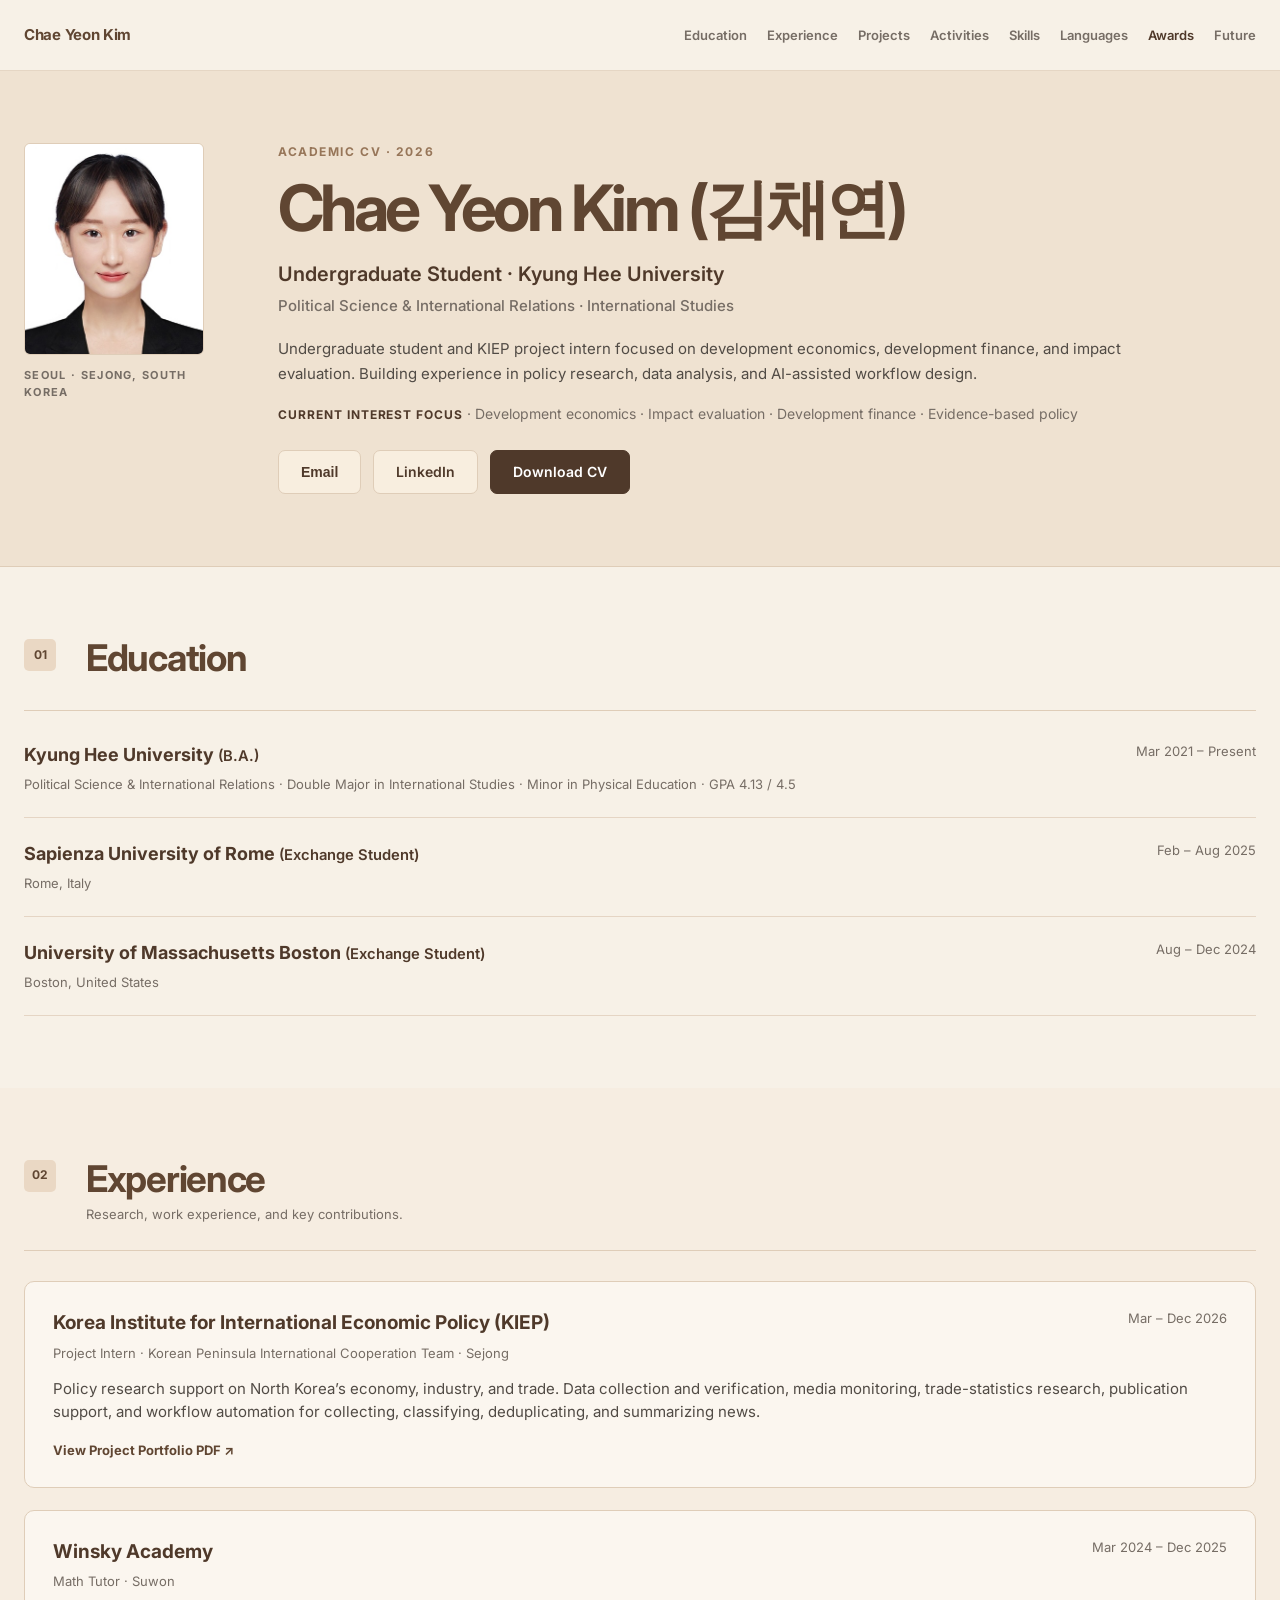
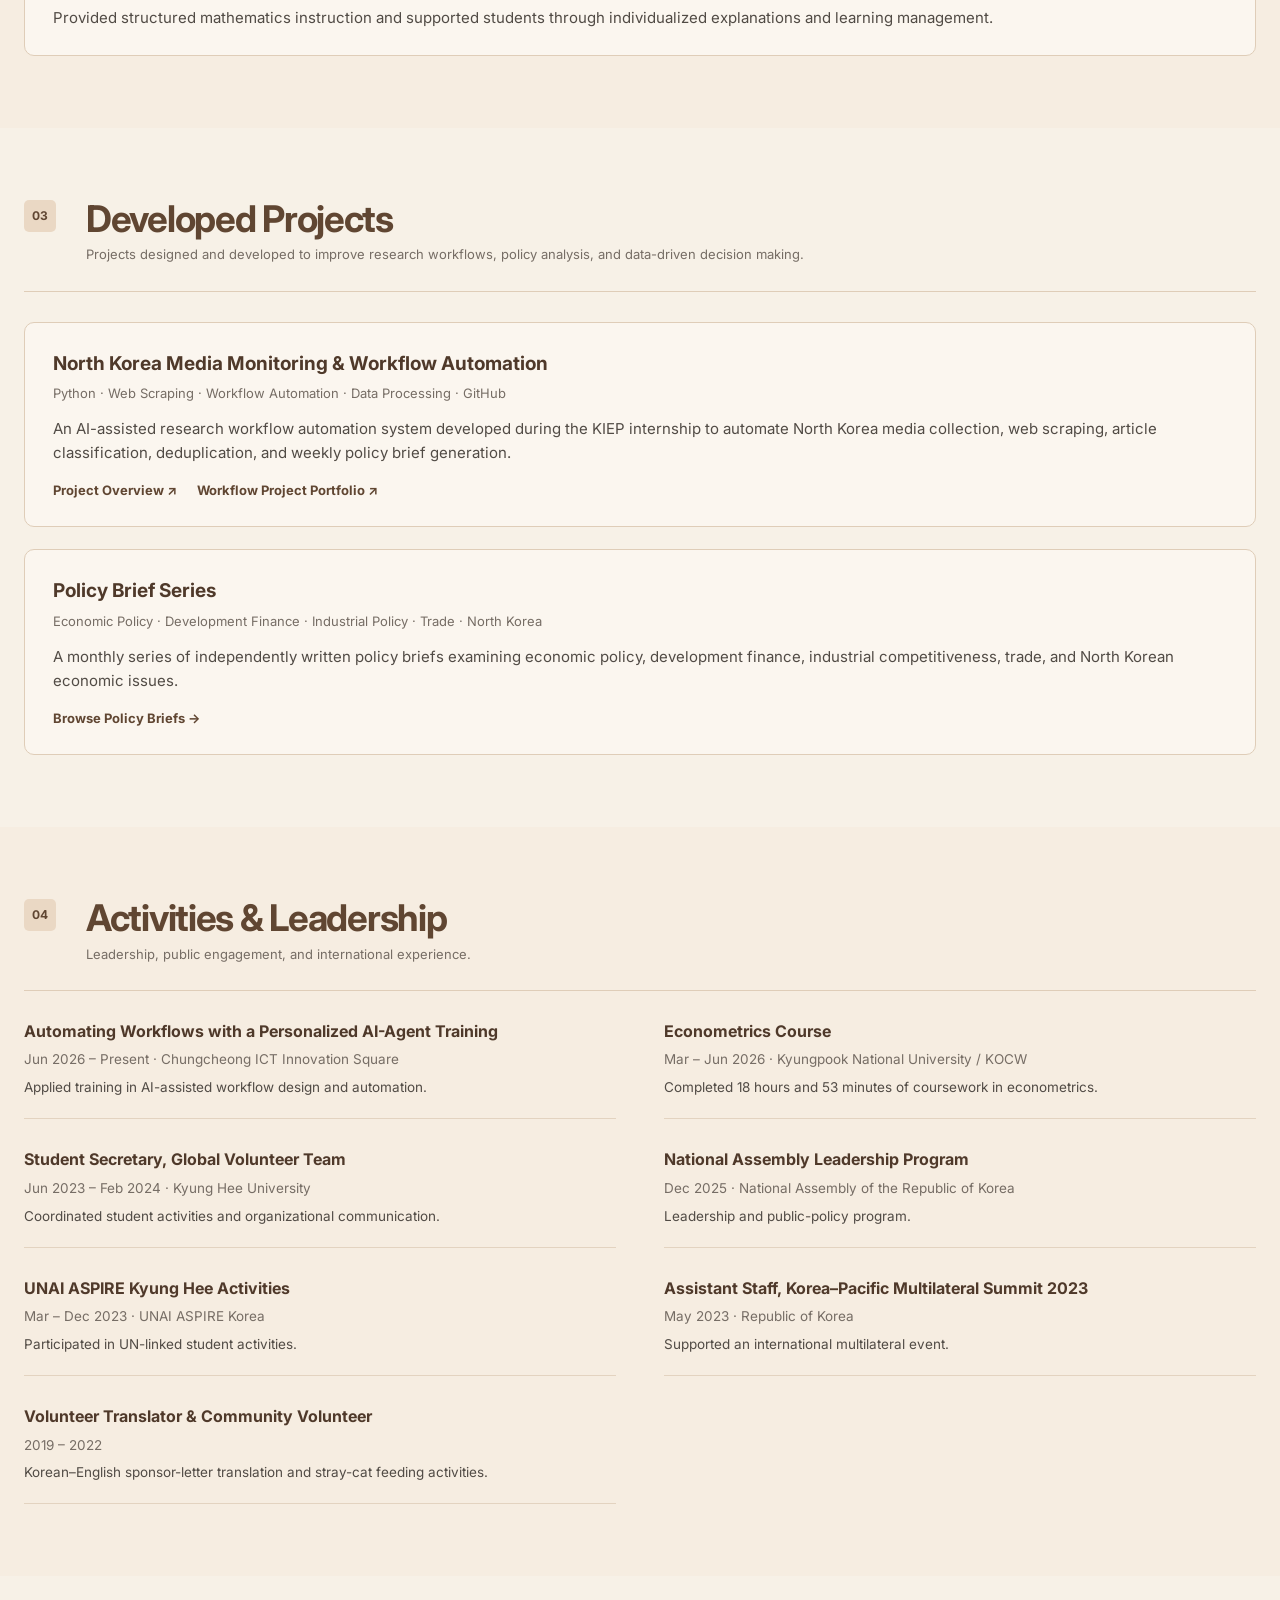
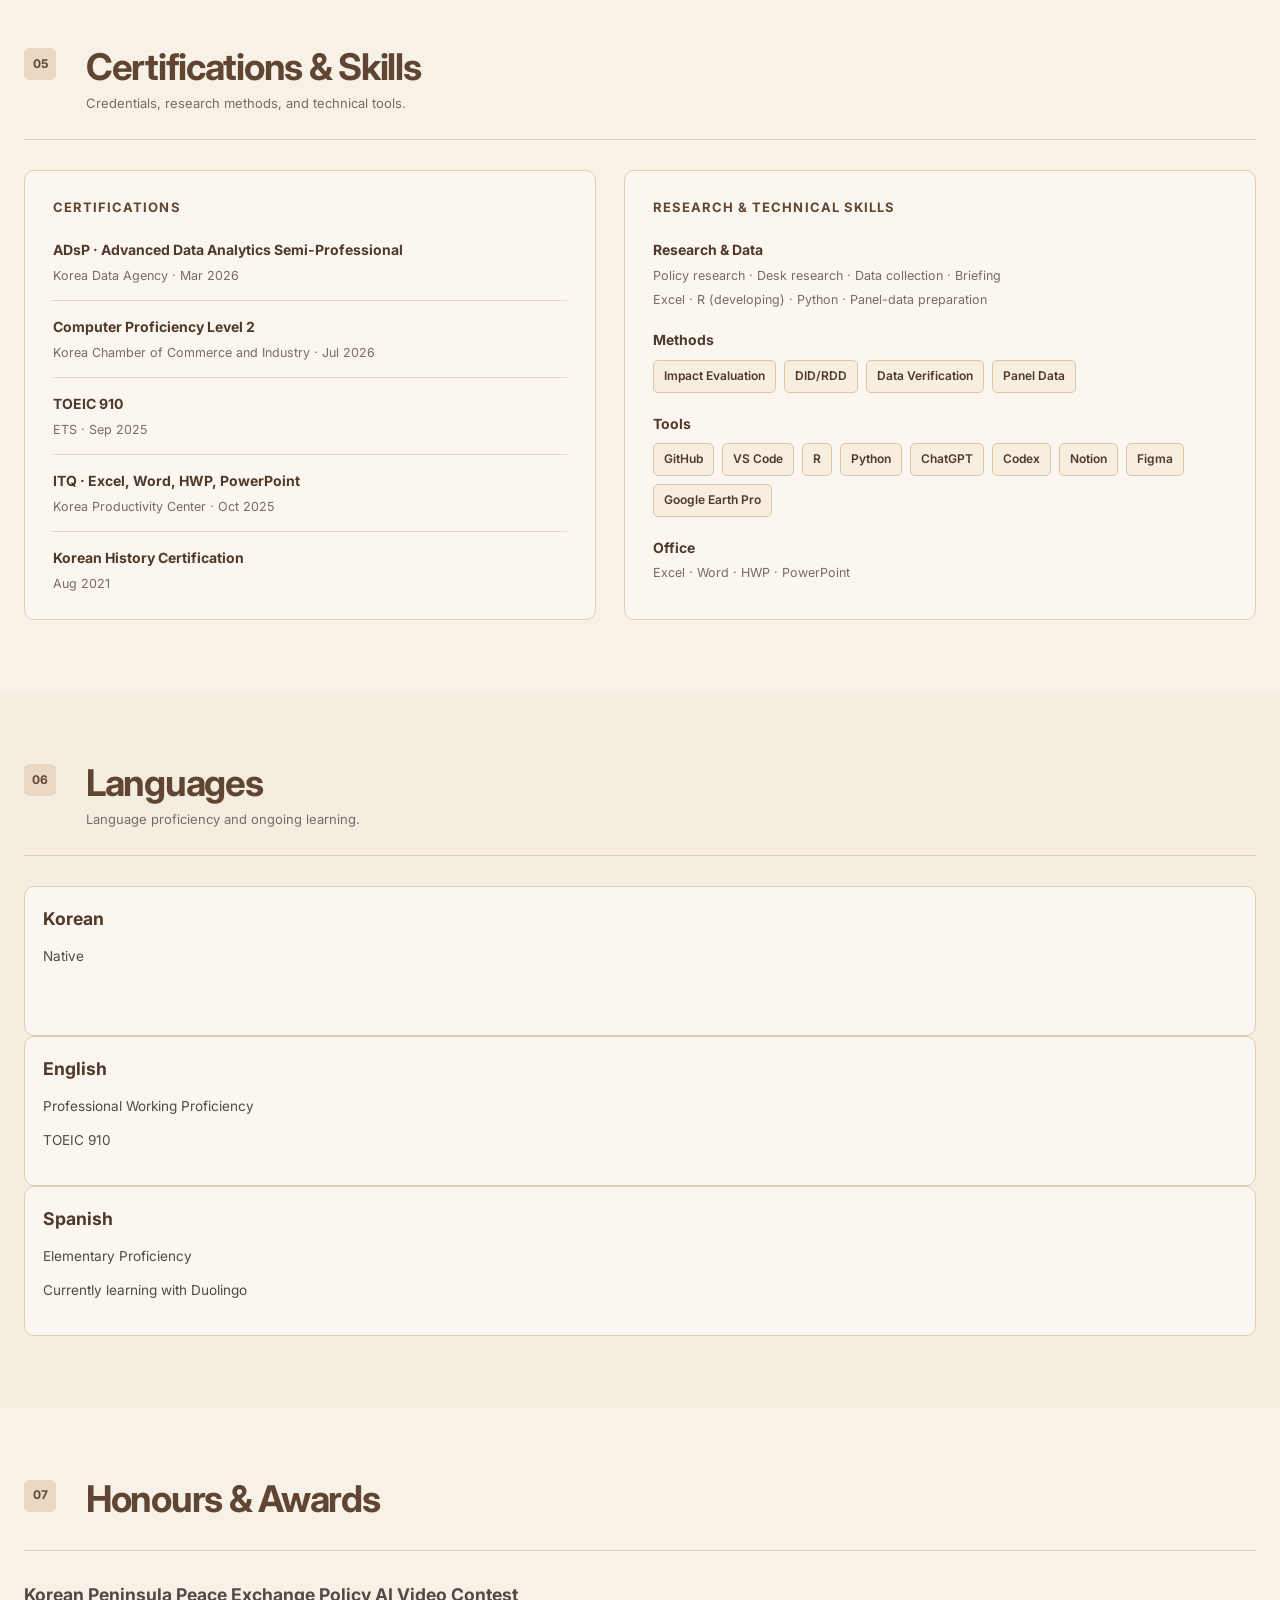
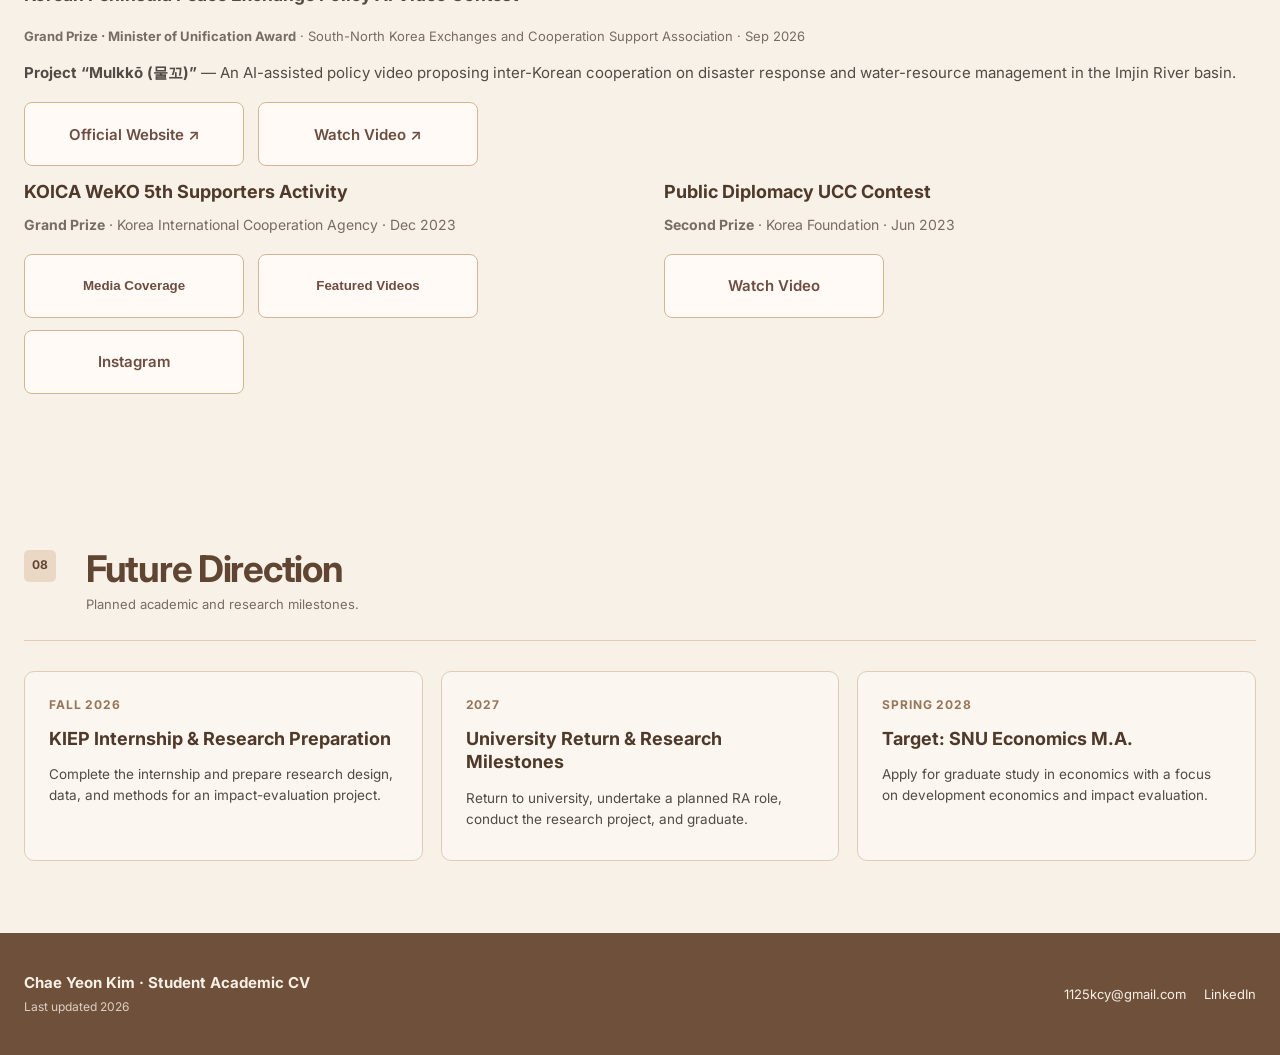
<file: index.html>
<!doctype html>
<html lang="en">
<head>
  <meta charset="utf-8">
  <meta name="viewport" content="width=device-width, initial-scale=1">
  <title>Chae Yeon Kim | Academic Portfolio</title>
  <meta name="description" content="Academic portfolio of Chae Yeon Kim: development economics, development finance, impact evaluation, policy research, and data analysis.">
  <meta property="og:title" content="Chae Yeon Kim | Academic Portfolio">
  <meta property="og:description" content="Development economics, development finance, impact evaluation, and policy research.">
  <meta property="og:type" content="website">
  <meta property="og:url" content="https://1125kcy-coder.github.io/">
  <meta name="theme-color" content="#efe2d1">
  <link rel="preconnect" href="https://fonts.googleapis.com">
  <link rel="preconnect" href="https://fonts.gstatic.com" crossorigin>
  <link href="https://fonts.googleapis.com/css2?family=Inter:wght@400;500;600;700&display=swap" rel="stylesheet">
  <link rel="stylesheet" href="./assets/css/style.css">
  <script defer src="./assets/js/main.js"></script>
</head>
<body>
  <a class="skip-link" href="#main">Skip to content</a>

  <header class="site-header" id="top">
    <div class="container header-inner">
      <a class="site-name" href="#top">Chae Yeon Kim</a>
      <button class="menu-toggle" aria-expanded="false" aria-controls="site-nav">Menu</button>
      <nav id="site-nav" class="site-nav" aria-label="Primary">
        <a href="#education">Education</a>
        <a href="#experience">Experience</a>
        <a href="#projects">Projects</a>
        <a href="#activities">Activities</a>
        <a href="#skills">Skills</a>
        <a href="#languages">Languages</a>
        <a href="#awards">Awards</a>
        <a href="#future">Future</a>
      </nav>
    </div>
  </header>

  <main id="main">
    <section class="hero">
      <div class="container hero-grid">
        <figure class="portrait-block">
          <img
            src="./assets/img/profile.jpg"
            alt="Portrait of Chae Yeon Kim"
          >
          <figcaption>Seoul · Sejong, South Korea</figcaption>
        </figure>

        <div class="hero-copy">
          <p class="eyebrow">ACADEMIC CV · 2026</p>
          <h1>Chae Yeon Kim <span>(김채연)</span></h1>
          <p class="position">Undergraduate Student · Kyung Hee University</p>
          <p class="discipline">Political Science &amp; International Relations · International Studies</p>
          <p class="intro">
            Undergraduate student and KIEP project intern focused on development economics,
            development finance, and impact evaluation. Building experience in policy research,
            data analysis, and AI-assisted workflow design.
          </p>
          <p class="focus"><strong>Current Interest Focus</strong> · Development economics · Impact evaluation · Development finance · Evidence-based policy</p>

          <div class="actions">
            <button class="button" id="copy-email" type="button" data-email="1125kcy@gmail.com">Email</button>
            <a class="button" href="https://www.linkedin.com/in/%EC%B1%84%EC%97%B0-%EA%B9%80-66b51a1b8/" target="_blank" rel="noopener noreferrer">LinkedIn</a>
            <a class="button button-primary" href="./assets/docs/Chaeyeon_Kim_CV.pdf" download="Chaeyeon_Kim_CV.pdf">Download CV</a>
          </div>
        </div>
      </div>
    </section>

    <section id="education" class="section">
      <div class="container">
        <header class="section-header">
          <span class="section-number">01</span>
          <div><h2>Education</h2></div>
        </header>
        <div class="education-list">
          <article class="education-row">
            <div>
              <h3>Kyung Hee University <small>(B.A.)</small></h3>
              <p>Political Science &amp; International Relations · Double Major in International Studies · Minor in Physical Education · GPA 4.13 / 4.5</p>
            </div>
            <time>Mar 2021 – Present</time>
          </article>
          <article class="education-row">
            <div>
              <h3>Sapienza University of Rome <small>(Exchange Student)</small></h3>
              <p>Rome, Italy</p>
            </div>
            <time>Feb – Aug 2025</time>
          </article>
          <article class="education-row">
            <div>
              <h3>University of Massachusetts Boston <small>(Exchange Student)</small></h3>
              <p>Boston, United States</p>
            </div>
            <time>Aug – Dec 2024</time>
          </article>
        </div>
      </div>
    </section>

    <section id="experience" class="section section-tinted">
      <div class="container">
        <header class="section-header">
          <span class="section-number">02</span>
          <div><h2>Experience</h2><p>Research, work experience, and key contributions.</p></div>
        </header>

        <div class="stack">
          <article class="card">
            <div class="card-heading">
              <div>
                <h3>Korea Institute for International Economic Policy (KIEP)</h3>
                <p class="meta">Project Intern · Korean Peninsula International Cooperation Team · Sejong</p>
              </div>
              <time>Mar – Dec 2026</time>
            </div>
            <p>
              Policy research support on North Korea’s economy, industry, and trade.
              Data collection and verification, media monitoring, trade-statistics research,
              publication support, and workflow automation for collecting, classifying,
              deduplicating, and summarizing news.
            </p>
            <a
              class="text-link"
              href="#"
              target="_blank"
              rel="noopener noreferrer"
            >
            View Project Portfolio PDF ↗
          </a>
          </article>

          <article class="card">
            <div class="card-heading">
              <div>
                <h3>Winsky Academy</h3>
                <p class="meta">Math Tutor · Suwon</p>
              </div>
              <time>Mar 2024 – Dec 2025</time>
            </div>
            <p>Provided structured mathematics instruction and supported students through individualized explanations and learning management.</p>
          </article>
        </div>
      </div>
    </section>
    <section id="projects" class="section">
      <div class="container">
        <header class="section-header">
          <span class="section-number">03</span>
          <div>
            <h2>Developed Projects</h2>
            <p>
              Projects designed and developed to improve research workflows,
              policy analysis, and data-driven decision making.
            </p>
          </div>
        </header>

        <div class="stack">
          <article class="card project-card">
            <div class="card-heading">
              <div>
                <h3>North Korea Media Monitoring &amp; Workflow Automation</h3>
                <p class="meta">Python · Web Scraping · Workflow Automation · Data Processing · GitHub</p>
              </div>
            </div>

            <p>
              An AI-assisted research workflow automation system developed during the KIEP internship
              to automate North Korea media collection, web scraping, article classification,
              deduplication, and weekly policy brief generation.
            </p>

            <div class="project-links">
              <a class="text-link" href="./projects/media-monitoring.html">Project Overview ↗</a>
              <a
                class="text-link"
                href="./assets/docs/north-korea-media-monitoring-automation.pdf"
                target="_blank"
                rel="noopener noreferrer"
              >
                Workflow Project Portfolio ↗
              </a>
            </div>
          </article>

          <article class="card project-card">
            <div class="card-heading">
              <div>
                <h3>Policy Brief Series</h3>
                <p class="meta">Economic Policy · Development Finance · Industrial Policy · Trade · North Korea</p>
              </div>
            </div>

            <p>
              A monthly series of independently written policy briefs examining economic policy,
              development finance, industrial competitiveness, trade, and North Korean economic issues.
            </p>

            <div class="project-links">
             <a
              class="text-link"
              href="./policy-briefs/index.html">
              Browse Policy Briefs →
            </a>
            </div>
          </article>
        </div>
      </div>
    </section>

    <section id="activities" class="section section-tinted">
      <div class="container">
        <header class="section-header">
          <span class="section-number">04</span>
          <div><h2>Activities &amp; Leadership</h2><p>Leadership, public engagement, and international experience.</p></div>
        </header>

        <div class="activity-grid">
          <article>
            <h3>Automating Workflows with a Personalized AI-Agent Training</h3>
            <p class="meta">Jun 2026 – Present · Chungcheong ICT Innovation Square</p>
            <p>Applied training in AI-assisted workflow design and automation.</p>
          </article>
          <article>
            <h3>Econometrics Course</h3>
            <p class="meta">
              Mar – Jun 2026 · Kyungpook National University / KOCW
            </p>
            <p>
              Completed 18 hours and 53 minutes of coursework in econometrics.
            </p>
          </article>
          
          <article>
            <h3>Student Secretary, Global Volunteer Team</h3>
            <p class="meta">Jun 2023 – Feb 2024 · Kyung Hee University</p>
            <p>Coordinated student activities and organizational communication.</p>
          </article>
          <article>
            <h3>National Assembly Leadership Program</h3>
            <p class="meta">Dec 2025 · National Assembly of the Republic of Korea</p>
            <p>Leadership and public-policy program.</p>
          </article>
          <article>
            <h3>UNAI ASPIRE Kyung Hee Activities</h3>
            <p class="meta">Mar – Dec 2023 · UNAI ASPIRE Korea</p>
            <p>Participated in UN-linked student activities.</p>
          </article>
          <article>
            <h3>Assistant Staff, Korea–Pacific Multilateral Summit 2023</h3>
            <p class="meta">May 2023 · Republic of Korea</p>
            <p>Supported an international multilateral event.</p>
          </article>
          <article>
            <h3>Volunteer Translator &amp; Community Volunteer</h3>
            <p class="meta">2019 – 2022</p>
            <p>Korean–English sponsor-letter translation and stray-cat feeding activities.</p>
          </article>
        </div>
      </div>
    </section>

    <section id="skills" class="section">
      <div class="container">
        <header class="section-header">
          <span class="section-number">05</span>
          <div><h2>Certifications &amp; Skills</h2><p>Credentials, research methods, and technical tools.</p></div>
        </header>

        <div class="skills-grid">
          <article class="panel">
            <h3 class="panel-title">Certifications</h3>
            <div class="credential"><h4>ADsP · Advanced Data Analytics Semi-Professional</h4><p>Korea Data Agency · Mar 2026</p></div>
            <div class="credential"><h4>Computer Proficiency Level 2</h4><p>Korea Chamber of Commerce and Industry · Jul 2026</p></div>
            <div class="credential"><h4>TOEIC 910</h4><p>ETS · Sep 2025</p></div>
            <div class="credential"><h4>ITQ · Excel, Word, HWP, PowerPoint</h4><p>Korea Productivity Center · Oct 2025</p></div>
            <div class="credential"><h4>Korean History Certification</h4><p>Aug 2021</p></div>
          </article>

          <article class="panel">
            <h3 class="panel-title">Research &amp; Technical Skills</h3>
            <div class="skill-block">
              <h4>Research &amp; Data</h4>
              <p>Policy research · Desk research · Data collection · Briefing</p>
              <p>Excel · R (developing) · Python · Panel-data preparation</p>
            </div>
            <div class="skill-block">
              <h4>Methods</h4>
              <div class="tags"><span>Impact Evaluation</span><span>DID/RDD</span><span>Data Verification</span><span>Panel Data</span></div>
            </div>
            <div class="skill-block">
              <h4>Tools</h4>
              <div class="tags"><span>GitHub</span><span>VS Code</span><span>R</span><span>Python</span><span>ChatGPT</span><span>Codex</span><span>Notion</span><span>Figma</span><span>Google Earth Pro</span></div>
            </div>
            <div class="skill-block"><h4>Office</h4><p>Excel · Word · HWP · PowerPoint</p></div>
          </article>
        </div>
      </div>
    </section>

    <section id="languages" class="section section-tinted">
      <div class="container">
        <header class="section-header">
          <span class="section-number">06</span>
          <div>
            <h2>Languages</h2>
            <p>Language proficiency and ongoing learning.</p>
          </div>
        </header>

        <div class="language-grid">
          <article class="panel language-card">
            <h3>Korean</h3>
            <p class="language-level">Native</p>
          </article>

          <article class="panel language-card">
            <h3>English</h3>
            <p class="language-level">Professional Working Proficiency</p>
            <p>TOEIC 910</p>
          </article>

        <article class="panel language-card">
          <h3>Spanish</h3>

          <p class="language-level">
            Elementary Proficiency
          </p>

          <p>
            Currently learning with Duolingo
          </p>
          
        </article>
            </a>
          </article>
        </div>
      </div>
    </section>
    <section id="awards" class="section">
      <div class="container">
        <header class="section-header">
          <span class="section-number">07</span>
          <div><h2>Honours &amp; Awards</h2></div>
        </header>
  <article>
    <h3>Korean Peninsula Peace Exchange Policy AI Video Contest</h3>

    <p class="meta">
      <strong>Grand Prize · Minister of Unification Award</strong>
      · South-North Korea Exchanges and Cooperation Support Association
      · Sep 2026
    </p>
  
    <p>
      <strong>Project “Mulkkō (물꼬)”</strong> — An AI-assisted policy video proposing
      inter-Korean cooperation on disaster response and water-resource management
      in the Imjin River basin.
    </p>

    <div class="award-links">

    <a
      class="link-btn"
      href="https://sonosa.or.kr/index.html?act=view&bbsno=402&boardno=692&menuno=13&siteno=1&ztag=rO0ABXQAOTxjYWxsIHR5cGU9ImJvYXJkIiBubz0iNjkyIiBza2luPSJkYnNvbnNhX25vcm1hbCI%2BPC9jYWxsPg%3D%3D"
      target="_blank"
      rel="noopener noreferrer"
    >
      Official Website ↗
    </a>

    <a
      class="link-btn"
      href="https://www.youtube.com/watch?si=HCk_4wGHax3VSnud&v=925ANmzTxbw&feature=youtu.be"
      target="_blank"
      rel="noopener noreferrer"
    >
      Watch Video ↗
    </a>

  </div>
</article>

        <div class="award-grid">
          <article>
            <h3>KOICA WeKO 5th Supporters Activity</h3>
            <p class="meta">
              <strong>Grand Prize</strong> · Korea International Cooperation Agency · Dec 2023
            </p>

<div class="award-links">

    <button
        class="link-btn"
        type="button"
        onclick="toggleLinks('media-links')"
        aria-controls="media-links">
        Media Coverage
    </button>

    <button
        class="link-btn"
        type="button"
        onclick="toggleLinks('video-links')"
        aria-controls="video-links">
        Featured Videos
    </button>

    <a
      class="link-btn instagram-btn"
      href="https://www.instagram.com/koriwa_2023?igsh=MWtoanpwenYwcHFvNQ%3D%3D&utm_source=qr"
      target="_blank"
      rel="noopener noreferrer">
      Instagram 
  </a>

    <div id="media-links" class="link-list">
        <a href="https://v.daum.net/v/bFcpdEkU20"
           target="_blank"
           rel="noopener noreferrer">
            Daum News ↗
        </a>

        <a href="https://www.newswire.co.kr/newsRead.php?no=980081"
           target="_blank"
           rel="noopener noreferrer">
            KOICA Official Press Release ↗
        </a>
    </div>

    <div id="video-links" class="link-list">
        <a href="https://www.youtube.com/watch?v=l8eOLUw3d18&list=RDl8eOLUw3d18&start_radio=1"
           target="_blank"
           rel="noopener noreferrer">
            Video 1 ↗
        </a>

        <a href="https://www.youtube.com/watch?v=d0LEvY2xLQo"
           target="_blank"
           rel="noopener noreferrer">
            Video 2 ↗
        </a>

        <a href="https://www.youtube.com/watch?v=q57mj1Ay1Kk"
           target="_blank"
           rel="noopener noreferrer">
            Video 3 ↗
        </a>

        <a href="https://www.youtube.com/watch?v=9-KZRM32lL0"
           target="_blank"
           rel="noopener noreferrer">
            Video 4 ↗
        </a>

        <a href="https://www.youtube.com/shorts/-CVC4utV42E"
           target="_blank"
           rel="noopener noreferrer">
            YouTube Shorts ↗
        </a>
    </div>

</div>
          </article>

          <article>

            <h3>Public Diplomacy UCC Contest</h3>

            <p class="meta">
              <strong>Second Prize</strong> · Korea Foundation · Jun 2023
            </p>

            <div class="award-links">

              <a
                class="link-btn"
                href="https://www.youtube.com/watch?v=GTdsg1-37ao"
                target="_blank"
                rel="noopener noreferrer">

                Watch Video 

            </a>

        </div>

  </article>
        </div>
      </div>
    </section>

    <section id="future" class="section">
      <div class="container">
        <header class="section-header">
          <span class="section-number">08</span>
          <div><h2>Future Direction</h2><p>Planned academic and research milestones.</p></div>
        </header>
        <div class="future-grid">
          <article class="future-card"><p class="date">Fall 2026</p><h3>KIEP Internship &amp; Research Preparation</h3><p>Complete the internship and prepare research design, data, and methods for an impact-evaluation project.</p></article>
          <article class="future-card"><p class="date">2027</p><h3>University Return &amp; Research Milestones</h3><p>Return to university, undertake a planned RA role, conduct the research project, and graduate.</p></article>
          <article class="future-card"><p class="date">Spring 2028</p><h3>Target: SNU Economics M.A.</h3><p>Apply for graduate study in economics with a focus on development economics and impact evaluation.</p></article>
        </div>
      </div>
    </section>
  </main>

  <footer class="site-footer">
    <div class="container footer-grid">
      <div>
        <strong>Chae Yeon Kim · Student Academic CV</strong>
        <p>Last updated 2026</p>
      </div>
      <div class="footer-links">
        <a href="mailto:1125kcy@gmail.com">1125kcy@gmail.com</a>
        <a href="https://www.linkedin.com/in/%EC%B1%84%EC%97%B0-%EA%B9%80-66b51a1b8/" target="_blank" rel="noopener noreferrer">LinkedIn</a>
      </div>
    </div>
  </footer>
</body>
</html>
</file>
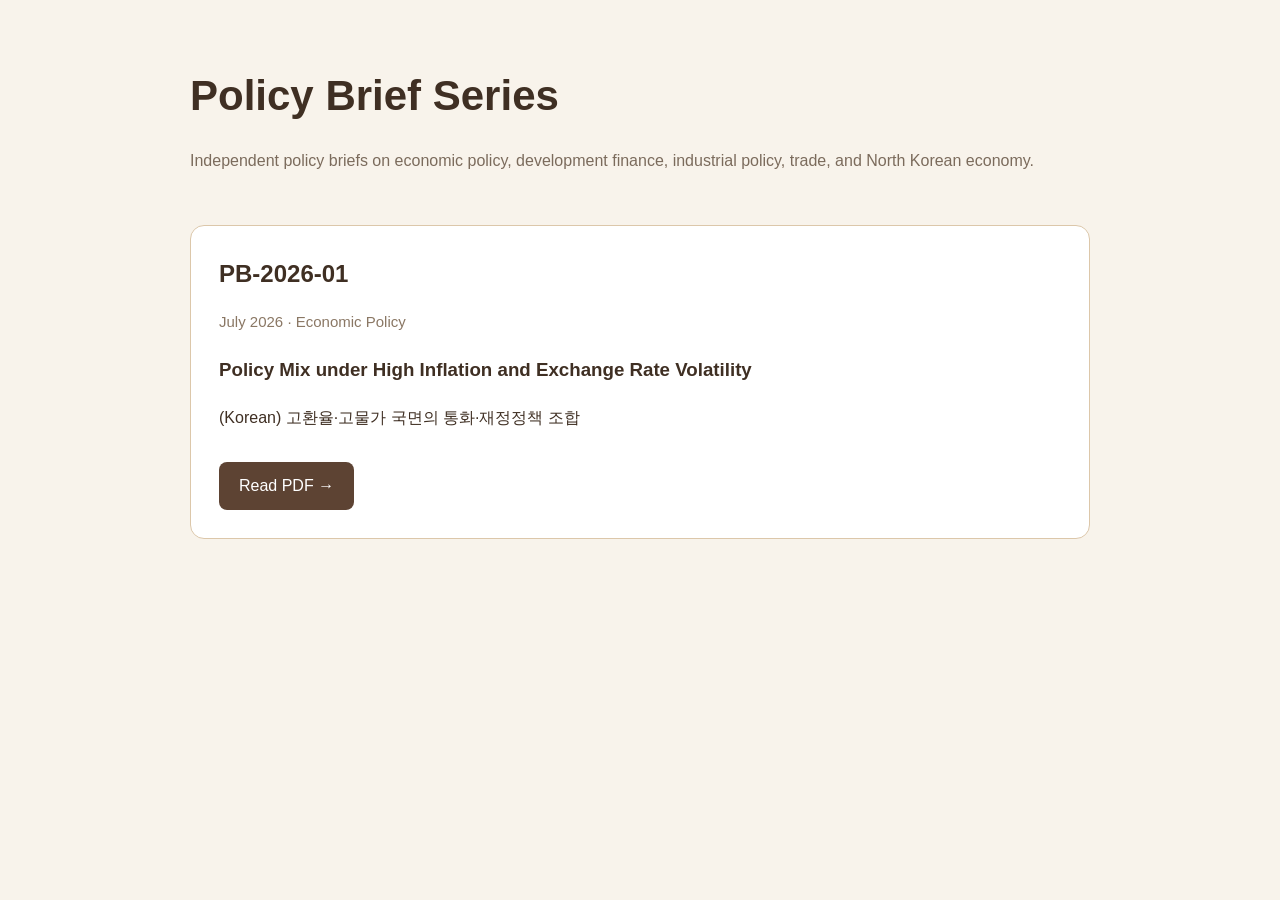
<file: policy-briefs/index.html>
<!DOCTYPE html>
<html lang="en">

<head>
    <meta charset="UTF-8">
    <meta name="viewport" content="width=device-width, initial-scale=1.0">

    <title>Policy Brief Archive | Chae Yeon Kim</title>

    <style>

        body{

            font-family:Inter,Arial,sans-serif;

            max-width:900px;

            margin:60px auto;

            padding:0 24px;

            color:#3f2f23;

            background:#f8f3eb;

            line-height:1.7;

        }

        h1{

            margin-bottom:6px;

            font-size:42px;

        }

        .subtitle{

            color:#7b6b5c;

            margin-bottom:50px;

        }

        .brief{

            background:white;

            border:1px solid #dcc7aa;

            border-radius:14px;

            padding:28px;

            margin-bottom:26px;

        }

        .brief h2{

            margin-top:0;

            margin-bottom:8px;

        }

        .meta{

            color:#8a7764;

            font-size:15px;

            margin-bottom:16px;

        }

        .button{

            display:inline-block;

            margin-top:15px;

            padding:10px 20px;

            border-radius:8px;

            background:#5d4333;

            color:white;

            text-decoration:none;

        }

        .button:hover{

            opacity:.9;

        }

    </style>

</head>

<body>

<h1>Policy Brief Series</h1>

<p class="subtitle">

Independent policy briefs on economic policy, development finance,
industrial policy, trade, and North Korean economy.

</p>

<div class="brief">

<h2>PB-2026-01</h2>

<p class="meta">
July 2026 · Economic Policy
</p>

<h3>
Policy Mix under High Inflation and Exchange Rate Volatility
</h3>

<p>

(Korean)
고환율·고물가 국면의 통화·재정정책 조합

</p>

<a class="button"

<a
    class="button"
    href="../assets/docs/policy-briefs/PB-2026-01.pdf"
    target="_blank"
    rel="noopener noreferrer">

    Read PDF →

</a>

</div>

</body>

</html>
</file>
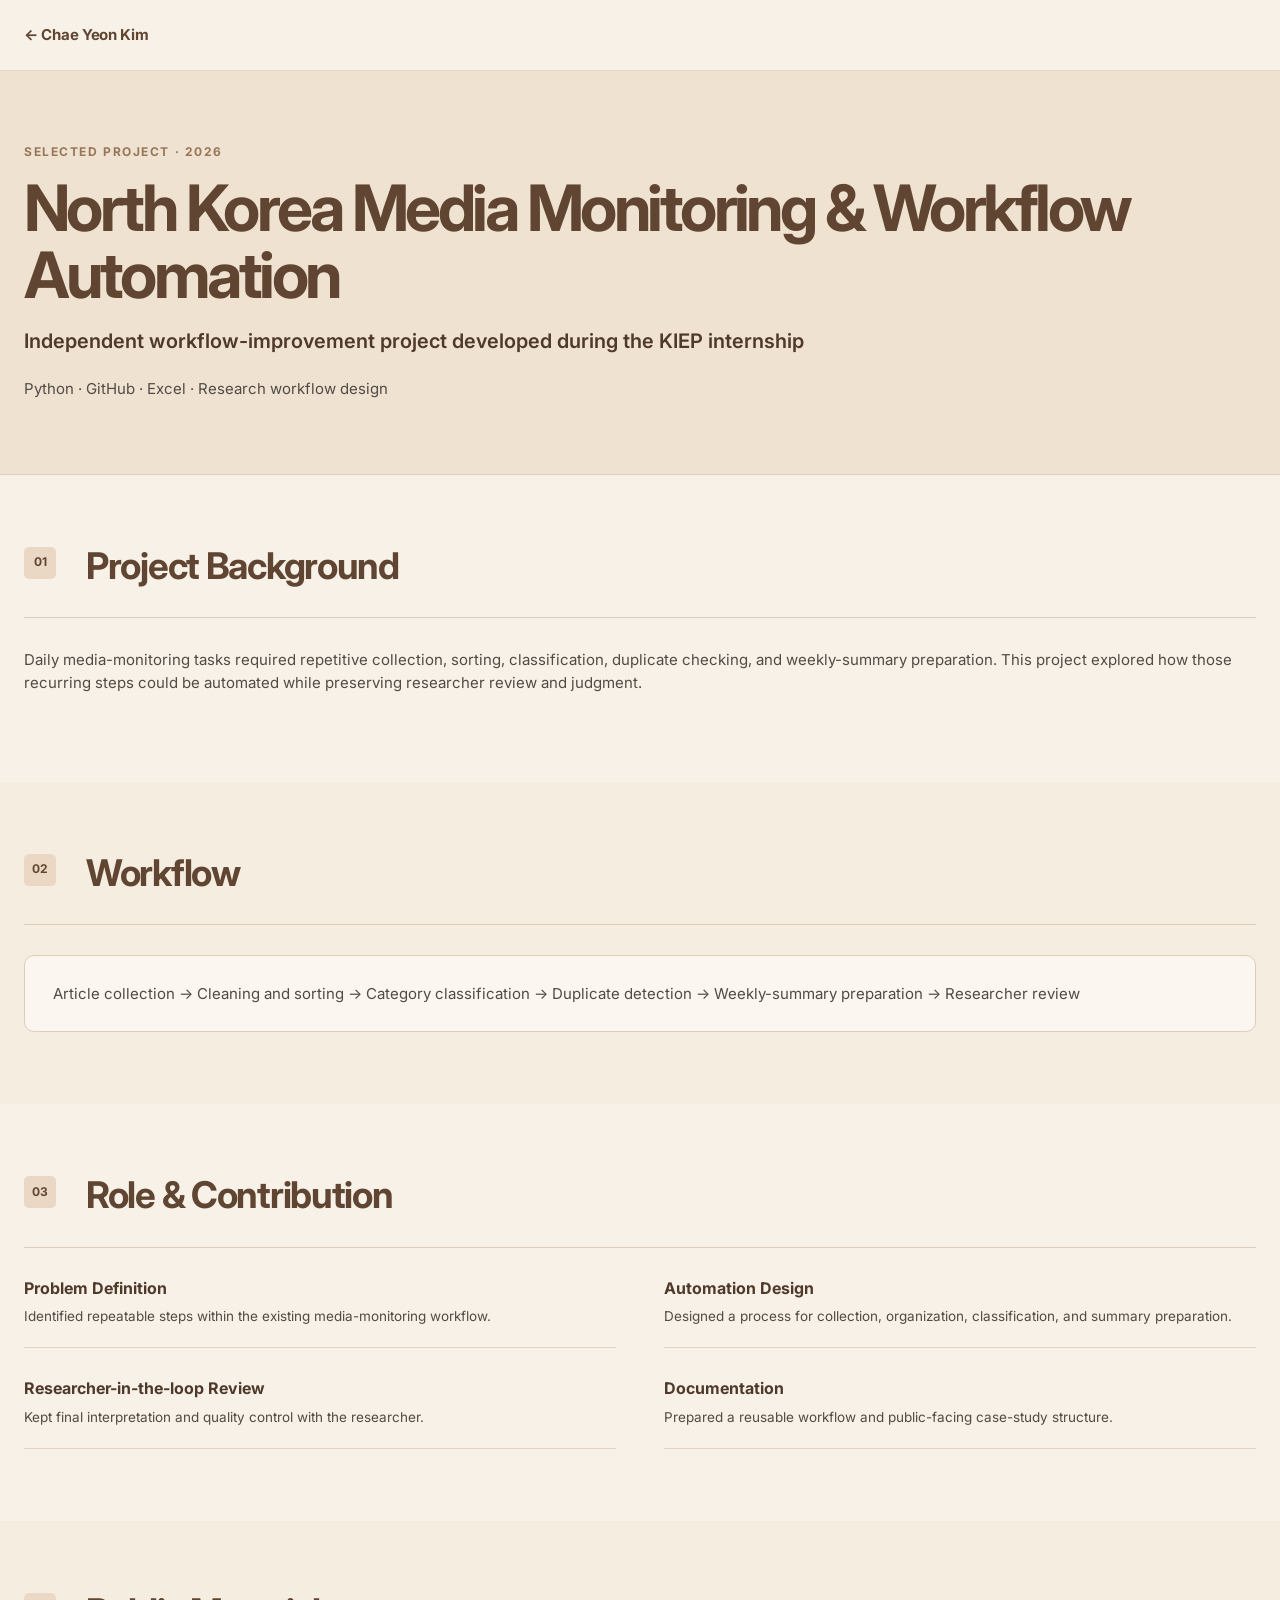
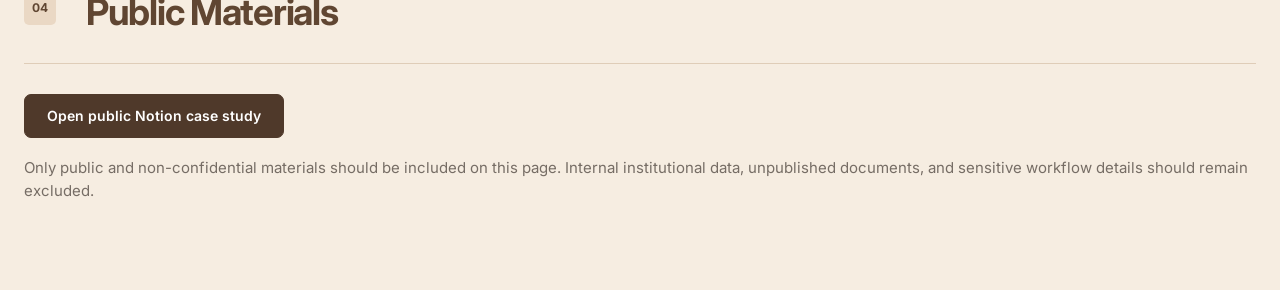
<file: projects/media-monitoring.html>
<!doctype html>
<html lang="en">
<head>
  <meta charset="utf-8">
  <meta name="viewport" content="width=device-width, initial-scale=1">
  <title>North Korea Media Monitoring Automation | Chae Yeon Kim</title>
  <link rel="preconnect" href="https://fonts.googleapis.com">
  <link rel="preconnect" href="https://fonts.gstatic.com" crossorigin>
  <link href="https://fonts.googleapis.com/css2?family=Inter:wght@400;500;600;700&display=swap" rel="stylesheet">
  <link rel="stylesheet" href="../assets/css/style.css">
</head>
<body>
  <header class="site-header">
    <div class="container header-inner">
      <a class="site-name" href="../index.html">← Chae Yeon Kim</a>
    </div>
  </header>
  <main>
    <section class="hero">
      <div class="container">
        <p class="eyebrow">SELECTED PROJECT · 2026</p>
        <h1>North Korea Media Monitoring &amp; Workflow Automation</h1>
        <p class="position">Independent workflow-improvement project developed during the KIEP internship</p>
        <p class="intro">Python · GitHub · Excel · Research workflow design</p>
      </div>
    </section>

    <section class="section">
      <div class="container">
        <header class="section-header"><span class="section-number">01</span><div><h2>Project Background</h2></div></header>
        <p>Daily media-monitoring tasks required repetitive collection, sorting, classification, duplicate checking, and weekly-summary preparation. This project explored how those recurring steps could be automated while preserving researcher review and judgment.</p>
      </div>
    </section>

    <section class="section section-tinted">
      <div class="container">
        <header class="section-header"><span class="section-number">02</span><div><h2>Workflow</h2></div></header>
        <div class="card">
          <p>Article collection → Cleaning and sorting → Category classification → Duplicate detection → Weekly-summary preparation → Researcher review</p>
        </div>
      </div>
    </section>

    <section class="section">
      <div class="container">
        <header class="section-header"><span class="section-number">03</span><div><h2>Role &amp; Contribution</h2></div></header>
        <div class="activity-grid">
          <article><h3>Problem Definition</h3><p>Identified repeatable steps within the existing media-monitoring workflow.</p></article>
          <article><h3>Automation Design</h3><p>Designed a process for collection, organization, classification, and summary preparation.</p></article>
          <article><h3>Researcher-in-the-loop Review</h3><p>Kept final interpretation and quality control with the researcher.</p></article>
          <article><h3>Documentation</h3><p>Prepared a reusable workflow and public-facing case-study structure.</p></article>
        </div>
      </div>
    </section>

    <section class="section section-tinted">
      <div class="container">
        <header class="section-header"><span class="section-number">04</span><div><h2>Public Materials</h2></div></header>
        <a class="button button-primary" href="https://app.notion.com/p/39f185a8b33581abaa6fd388668a65e4" target="_blank" rel="noopener noreferrer">Open public Notion case study</a>
        <p style="margin-top:18px;color:#766d65;">Only public and non-confidential materials should be included on this page. Internal institutional data, unpublished documents, and sensitive workflow details should remain excluded.</p>
      </div>
    </section>
  </main>
</body>
</html>
</file>
<file: assets/css/style.css>
:root {
  --bg: #f7f1e7;
  --hero: #efe2d1;
  --surface: #fbf6ef;
  --surface-alt: #f6ede1;
  --ink: #514b45;
  --muted: #766d65;
  --title: #604632;
  --strong: #4f392a;
  --accent: #977659;
  --line: #dfcdb8;
  --tag-bg: #f8eedf;
  --max: 1264px;
}

* { box-sizing: border-box; }
html { scroll-behavior: smooth; }
body {
  margin: 0;
  font-family: Inter, system-ui, -apple-system, BlinkMacSystemFont, "Segoe UI", sans-serif;
  color: var(--ink);
  background: var(--bg);
  font-size: 15px;
  line-height: 1.55;
}
img { max-width: 100%; display: block; }
a { color: inherit; }
.container { width: min(calc(100% - 48px), var(--max)); margin: 0 auto; }

.skip-link {
  position: fixed;
  left: 16px;
  top: -60px;
  z-index: 100;
  padding: 10px 14px;
  background: var(--strong);
  color: white;
  text-decoration: none;
  border-radius: 4px;
}
.skip-link:focus { top: 16px; }

.site-header {
  position: sticky;
  top: 0;
  z-index: 50;
  background: rgba(247, 241, 231, 0.94);
  backdrop-filter: blur(12px);
  border-bottom: 1px solid rgba(223, 205, 184, 0.75);
}
.header-inner {
  min-height: 70px;
  display: flex;
  align-items: center;
  justify-content: space-between;
  gap: 24px;
}
.site-name {
  font-weight: 700;
  text-decoration: none;
  color: var(--title);
  letter-spacing: -0.02em;
}
.site-nav { display: flex; gap: 20px; flex-wrap: wrap; }
.site-nav a {
  text-decoration: none;
  font-size: 13px;
  color: var(--muted);
  font-weight: 600;
}
.site-nav a:hover, .site-nav a.active { color: var(--strong); }
.menu-toggle { display: none; }

.hero {
  background: var(--hero);
  border-bottom: 1px solid var(--line);
  padding: 72px 0;
}
.hero-grid {
  display: grid;
  grid-template-columns: 190px 1fr;
  gap: 64px;
  align-items: start;
}
.portrait-block { margin: 0; }
.portrait-block img {
  width: 180px;
  aspect-ratio: 1 / 1.18;
  object-fit: cover;
  border-radius: 6px;
  border: 1px solid var(--line);
  background: var(--surface);
}
.portrait-block figcaption {
  margin-top: 12px;
  font-size: 11px;
  text-transform: uppercase;
  letter-spacing: 0.12em;
  color: var(--muted);
  font-weight: 700;
}
.eyebrow {
  margin: 0 0 12px;
  color: var(--accent);
  font-size: 12px;
  font-weight: 700;
  letter-spacing: 0.13em;
}
.hero h1 {
  margin: 0;
  color: var(--title);
  font-size: clamp(2.4rem, 5vw, 4.25rem);
  line-height: 1.05;
  letter-spacing: -0.055em;
}
.hero h1 span { white-space: nowrap; }
.position {
  margin: 18px 0 4px;
  color: var(--strong);
  font-size: 20px;
  font-weight: 600;
}
.discipline { margin: 0; font-weight: 500; color: var(--muted); }
.intro { max-width: 900px; margin: 20px 0 0; font-size: 15px; line-height: 1.65; }
.focus { margin: 16px 0 0; font-size: 14px; color: var(--muted); }
.focus strong { color: var(--strong); text-transform: uppercase; font-size: 12px; letter-spacing: 0.08em; }
.actions { display: flex; flex-wrap: wrap; gap: 12px; margin-top: 26px; }
.button {
  display: inline-flex;
  justify-content: center;
  align-items: center;
  min-height: 44px;
  padding: 10px 22px;
  border: 1px solid var(--line);
  border-radius: 7px;
  background: var(--tag-bg);
  color: var(--strong);
  font-size: 14px;
  font-weight: 600;
  text-decoration: none;
  transition: transform .18s ease, background .18s ease;
}
.button:hover { transform: translateY(-2px); background: #efe1cf; }
.button-primary { background: var(--strong); border-color: var(--strong); color: #fff; }
.button-primary:hover { background: var(--title); }

.section { padding: 72px 0; }
.section-tinted { background: var(--surface-alt); }
.section-header {
  display: grid;
  grid-template-columns: 44px 1fr;
  gap: 18px;
  align-items: start;
  padding-bottom: 26px;
  margin-bottom: 30px;
  border-bottom: 1px solid var(--line);
}
.section-number {
  display: inline-grid;
  place-items: center;
  width: 32px;
  height: 32px;
  border-radius: 5px;
  background: #ead8c4;
  color: var(--title);
  font-size: 12px;
  font-weight: 700;
}
.section-header h2 {
  margin: -2px 0 4px;
  color: var(--title);
  font-size: clamp(1.75rem, 3vw, 2.3rem);
  line-height: 1.15;
  letter-spacing: -0.035em;
}
.section-header p { margin: 0; color: var(--muted); font-size: 13px; }

.education-list { display: grid; }
.education-row {
  display: grid;
  grid-template-columns: 1fr auto;
  gap: 28px;
  padding: 22px 0;
  border-bottom: 1px solid rgba(223,205,184,.75);
}
.education-row:first-child { padding-top: 0; }
.education-row h3 { margin: 0 0 6px; color: var(--strong); font-size: 18px; }
.education-row h3 small { font-size: .82em; font-weight: 600; }
.education-row p, .education-row time { margin: 0; color: var(--muted); font-size: 13px; }
.education-row time { white-space: nowrap; }

.stack { display: grid; gap: 22px; }
.card, .panel, .future-card {
  background: var(--surface);
  border: 1px solid var(--line);
  border-radius: 10px;
}
.card { padding: 26px 28px; }
.card-heading {
  display: flex;
  justify-content: space-between;
  align-items: flex-start;
  gap: 24px;
  margin-bottom: 14px;
}
.card h3, .panel h3, .future-card h3, .activity-grid h3, .award-grid h3 {
  margin: 0;
  color: var(--strong);
}
.card h3 { font-size: 19px; }
.card time { color: var(--muted); font-size: 13px; white-space: nowrap; }
.meta { margin: 5px 0 0; color: var(--muted); font-size: 13px; }
.card > p { margin: 0; font-size: 15px; line-height: 1.57; }
.text-link {
  display: inline-block;
  margin-top: 16px;
  color: var(--title);
  font-size: 13px;
  font-weight: 700;
  text-decoration: none;
}
.text-link:hover { text-decoration: underline; }
.project-links { display: flex; gap: 20px; flex-wrap: wrap; }

.activity-grid {
  display: grid;
  grid-template-columns: 1fr 1fr;
  gap: 30px 48px;
}
.activity-grid article { padding-bottom: 20px; border-bottom: 1px solid rgba(223,205,184,.8); }
.activity-grid h3 { font-size: 16px; line-height: 1.35; }
.activity-grid p { margin: 7px 0 0; font-size: 13.5px; }

.skills-grid { display: grid; grid-template-columns: .95fr 1.05fr; gap: 28px; }
.panel { padding: 26px 28px; }
.panel-title {
  margin-bottom: 22px !important;
  color: var(--title) !important;
  font-size: 13px;
  text-transform: uppercase;
  letter-spacing: .08em;
}
.credential { padding: 0 0 15px; margin-bottom: 15px; border-bottom: 1px solid rgba(223,205,184,.75); }
.credential:last-child { margin-bottom: 0; border-bottom: 0; padding-bottom: 0; }
.credential h4, .skill-block h4 { margin: 0; color: var(--strong); font-size: 14px; }
.credential p, .skill-block p { margin: 5px 0 0; color: var(--muted); font-size: 12.5px; }
.skill-block { margin-top: 20px; }
.skill-block:first-of-type { margin-top: 0; }
.tags { display: flex; flex-wrap: wrap; gap: 8px; margin-top: 9px; }
.tags span {
  display: inline-flex;
  padding: 6px 10px;
  border: 1px solid #dcc4a7;
  border-radius: 5px;
  background: var(--tag-bg);
  color: var(--strong);
  font-size: 12px;
  font-weight: 600;
}

.award-grid { display: grid; grid-template-columns: 1fr 1fr; gap: 48px; }
.award-grid h3 { font-size: 18px; }
.award-grid p { margin: 8px 0 0; color: var(--muted); font-size: 14px; }

.future-grid { display: grid; grid-template-columns: repeat(3, 1fr); gap: 18px; }
.future-card { padding: 24px; min-height: 190px; }
.future-card .date {
  margin: 0 0 12px;
  color: var(--accent);
  font-size: 12px;
  font-weight: 700;
  text-transform: uppercase;
  letter-spacing: .07em;
}
.future-card h3 { font-size: 18px; line-height: 1.3; }
.future-card p:last-child { margin: 14px 0 0; font-size: 13.5px; }

.site-footer {
  padding: 38px 0;
  background: #6f513b;
  color: #f8efe5;
}
.footer-grid { display: flex; justify-content: space-between; align-items: center; gap: 30px; }
.footer-grid p { margin: 4px 0 0; opacity: .8; font-size: 12px; }
.footer-links { display: flex; gap: 18px; flex-wrap: wrap; }
.footer-links a { color: inherit; text-decoration: none; font-size: 13px; }

@media (max-width: 900px) {
  .site-nav {
    display: none;
    position: absolute;
    left: 24px;
    right: 24px;
    top: 64px;
    padding: 18px;
    background: var(--surface);
    border: 1px solid var(--line);
    border-radius: 8px;
  }
  .site-nav.open { display: grid; }
  .menu-toggle {
    display: inline-flex;
    border: 1px solid var(--line);
    background: var(--surface);
    color: var(--strong);
    border-radius: 6px;
    padding: 8px 12px;
    font-weight: 600;
  }
  .hero-grid { grid-template-columns: 150px 1fr; gap: 34px; }
  .portrait-block img { width: 145px; }
  .activity-grid, .skills-grid, .award-grid, .future-grid { grid-template-columns: 1fr; }
  .future-card { min-height: auto; }
}

@media (max-width: 650px) {
  .container { width: min(calc(100% - 30px), var(--max)); }
  .hero { padding: 48px 0; }
  .hero-grid { grid-template-columns: 1fr; }
  .portrait-block img { width: 150px; }
  .hero h1 { font-size: 2.55rem; }
  .position { font-size: 18px; }
  .section { padding: 54px 0; }
  .section-header { grid-template-columns: 36px 1fr; gap: 12px; }
  .education-row { grid-template-columns: 1fr; gap: 7px; }
  .card-heading { display: grid; gap: 8px; }
  .card { padding: 22px; }
  .actions .button { width: 100%; }
  .footer-grid { align-items: flex-start; flex-direction: column; }
}
.award-links{
    margin-top:18px;
}

.link-btn{

    padding:8px 18px;

    margin-right:10px;

    margin-bottom:12px;

    border:1px solid #d3b792;

    background:#fffaf5;

    color:#6d4c41;

    border-radius:8px;

    cursor:pointer;

    font-weight:600;

    transition:.2s;

}

.link-btn:hover{

    background:#6d4c41;

    color:white;

}

.link-list{

    display:none;

    margin-top:12px;

    margin-left:5px;

}

.link-list a{

    display:block;

    margin:8px 0;

    text-decoration:none;

    color:#6d4c41;

}
.link-btn{
    display:inline-flex;
    align-items:center;
    justify-content:center;

    min-width:220px;
    height:64px;

    padding:0 24px;

    text-decoration:none;
    box-sizing:border-box;
}
.instagram-btn{
    min-width:220px;
}
.language-card{
    padding:18px;
    min-height:150px;
}

.language-card h3{
    font-size:1.1rem;
}

.language-level{
    font-size:0.9rem;
}

.language-card p{
    font-size:0.85rem;
}
</file>
